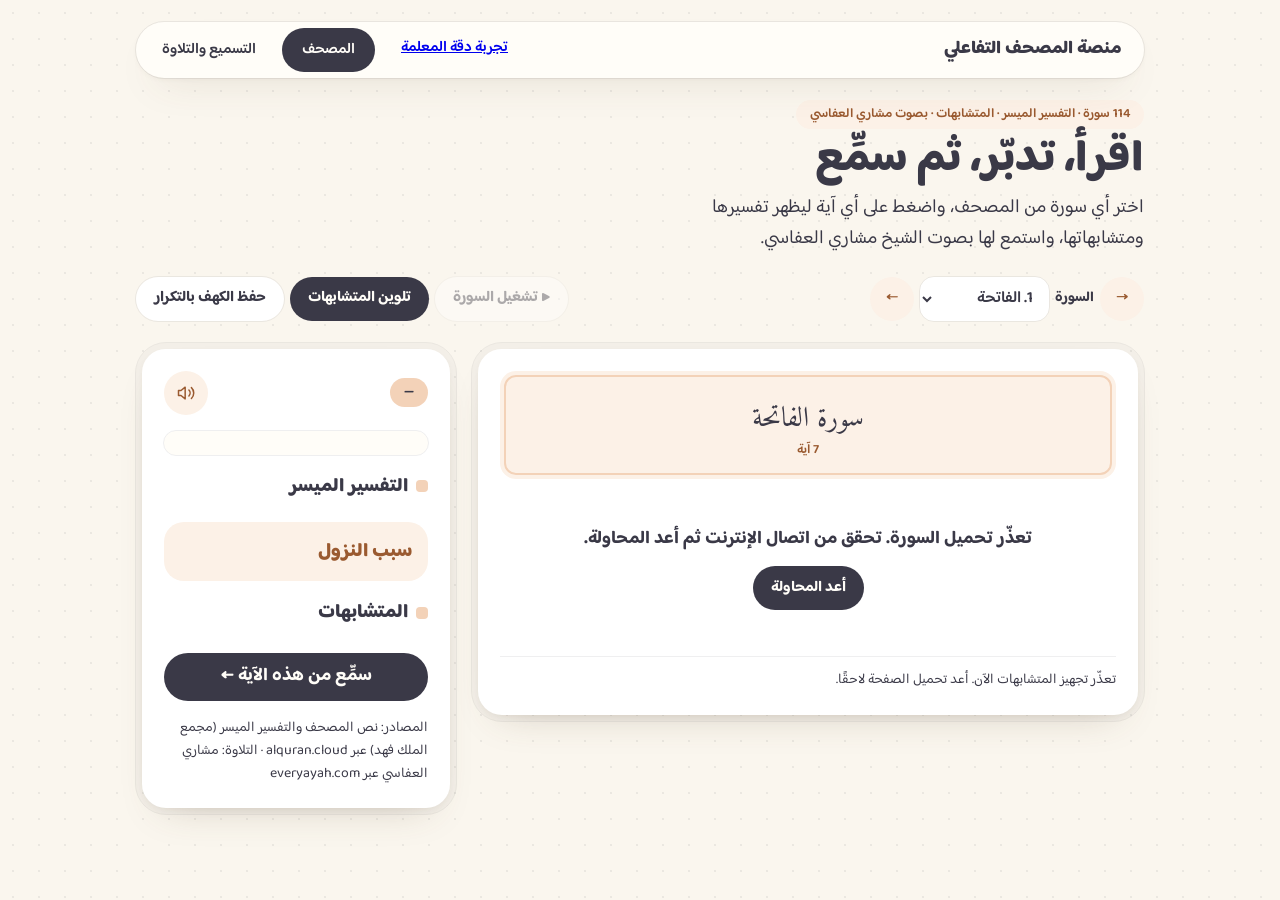
<file: index.html>
<!doctype html>
<html lang="ar" dir="rtl">
<head>
<meta charset="utf-8">
<meta name="viewport" content="width=device-width, initial-scale=1, viewport-fit=cover">
<title>المصحف التفاعلي</title>
<link rel="preconnect" href="https://fonts.googleapis.com">
<link rel="stylesheet" href="https://fonts.googleapis.com/css2?family=Amiri+Quran&family=Baloo+Bhaijaan+2:wght@400;500;600;700;800&display=swap">
<style>
/* Layout: page column 1040px; mushaf shell + side panel that stacks on phones */
:root{
  --bg:#faf6ee;--paper:#fffdf8;--card:#ffffff;--ink:#3a3947;--line:rgba(58,57,71,.08);--shell:rgba(58,57,71,.035);
  --tone:#f3d2b8;--tone-ink:#9a5a30;--tone-soft:#fcf1e7;
  --lav:#d9ceee;--lav-ink:#664c9a;--lav-soft:#f4f0fb;
  --ok:#6fae8c;--okbg:#e4f2ea;--no:#e08e7b;--nobg:#fbe9e3;--warn:#c9a63a;--warnbg:#fcf6e2;
  --m1:#c4dbee;--m2:#f3d2b8;--m3:#d9ceee;--m4:#c6ddc7;--m5:#f3e1a8;--m6:#f1cdd5;
  --tj-grey:#8f8c9c;--tj-madd:#2f6fd6;--tj-madd2:#1d3fa8;--tj-q:#c0392b;--tj-ikhfa:#9b2fae;--tj-idgham:#2e8b3e;--tj-iqlab:#0f8fb8;--tj-ghunna:#d96a12;
  --shadow:0 18px 40px -22px rgba(92,74,50,.28),0 2px 6px -2px rgba(92,74,50,.08);
  --sans:"Baloo Bhaijaan 2","Segoe UI",Tahoma,"Noto Sans Arabic",sans-serif;
  --quran:"Amiri Quran","Amiri","Traditional Arabic",serif;
  --spring:cubic-bezier(.32,.72,0,1);
}
@media (prefers-color-scheme:dark){:root{
  --bg:#1f1e27;--paper:#24232d;--card:#2b2a35;--ink:#ede9f3;--line:rgba(255,255,255,.07);--shell:rgba(255,255,255,.035);
  --tone:#5a4433;--tone-ink:#f0c9a6;--tone-soft:#302e3a;--lav:#4a3f63;--lav-ink:#d4c6f2;--lav-soft:#302e3a;
  --okbg:#23392e;--nobg:#3e2a26;--warnbg:#3a3322;
  --m1:#2f4a63;--m2:#5a4433;--m3:#4a3f63;--m4:#34503a;--m5:#5a4e26;--m6:#5a3540;
  --tj-grey:#9e9bab;--tj-madd:#7fb0ff;--tj-madd2:#a9b8ff;--tj-q:#ff8a7a;--tj-ikhfa:#e48af2;--tj-idgham:#7fd68c;--tj-iqlab:#6fd3f5;--tj-ghunna:#ffad66;
  --shadow:0 18px 40px -22px rgba(0,0,0,.6);color-scheme:dark}}
*{box-sizing:border-box}
[hidden]{display:none!important}
body{margin:0;font-family:var(--sans);font-size:18px;line-height:1.65;color:var(--ink);background-color:var(--bg);
  background-image:radial-gradient(var(--line) 1.2px,transparent 1.2px);background-size:26px 26px}
.wrap{max-width:1040px;margin:0 auto;padding-block:22px 80px;padding-left:max(16px,env(safe-area-inset-left,0px));padding-right:max(16px,env(safe-area-inset-right,0px));display:flex;flex-direction:column;gap:22px}
button,select,input{font:inherit;color:inherit}
button{cursor:pointer;border:0;transition:transform .3s var(--spring),background-color .45s var(--spring)}
button:active{transform:scale(.97)}
button:focus-visible,a:focus-visible,select:focus-visible,input:focus-visible{outline:3px solid var(--tone-ink);outline-offset:4px}
nav{display:flex;flex-wrap:wrap;align-items:center;justify-content:space-between;gap:8px;padding:6px;background:var(--paper);border-radius:28px;outline:1px solid var(--line);box-shadow:var(--shadow);position:sticky;top:12px;z-index:20}
.brand{font-weight:800;padding:0 16px}
.pills{display:flex;flex-wrap:wrap;gap:6px;align-items:center}
.pill{background:transparent;font-size:15px;font-weight:600;padding:8px 20px;min-height:44px;border-radius:999px}
.pill[aria-pressed="true"]{background:var(--ink);color:var(--paper)}
.rail{display:flex;flex-wrap:wrap;gap:6px;padding:4px;background:var(--shell);outline:1px solid var(--line);border-radius:999px}
.rail .pill[aria-pressed="true"]{background:var(--tone);color:var(--ink);font-weight:700}
h1{margin:0;font-size:clamp(28px,5vw,44px);line-height:1.15;font-weight:800;text-wrap:balance}
.lead{margin:0;font-size:19px;max-width:46ch}
.tag{align-self:flex-start;background:var(--tone-soft);color:var(--tone-ink);font-size:13px;font-weight:600;padding:4px 14px;border-radius:999px}
.bar{display:flex;flex-wrap:wrap;align-items:center;justify-content:space-between;gap:10px}
.btn{display:inline-flex;align-items:center;gap:8px;font-size:15px;font-weight:700;padding:8px 18px;min-height:44px;border-radius:999px;background:var(--card);outline:1px solid var(--line)}
.btn.dark,.btn[aria-pressed="true"]{background:var(--ink);color:var(--paper);outline:0}
.btn:disabled{opacity:.4;cursor:default}
.field{min-height:44px;border-radius:14px;border:0;outline:1px solid var(--line);background:var(--card);padding:6px 12px;font-size:16px;font-weight:600}
.cols{display:flex;flex-wrap:wrap;gap:16px;align-items:flex-start}
.shell{background:var(--shell);outline:1px solid var(--line);padding:6px;border-radius:30px;min-width:0}
.core{background:var(--card);border-radius:24px;box-shadow:var(--shadow),inset 0 1px 0 rgba(255,255,255,.5);padding:22px;display:flex;flex-direction:column;gap:16px}
.main{flex:999 1 520px}.side{flex:1 1 320px;position:sticky;top:96px}
@media (max-width:820px){.side{position:static}}
.banner{background:var(--tone-soft);outline:2px solid var(--tone);outline-offset:-6px;border-radius:16px;padding:14px 18px;text-align:center}
.banner b{display:block;font-family:var(--quran);font-weight:400;font-size:28px;line-height:1.8}
.banner small{font-size:13px;font-weight:600;color:var(--tone-ink)}
.mushaf{margin:0;text-align:center;font-family:var(--quran);font-size:30px;line-height:2.6}
.basmala{margin:0;text-align:center;font-family:var(--quran);font-size:28px}
.v{display:inline;background:transparent;line-height:inherit;padding:2px 6px;border-radius:12px;-webkit-box-decoration-break:clone;box-decoration-break:clone;transition:none}
.v:active{transform:none}
.v[aria-pressed="true"]{background:var(--tone-soft);box-shadow:inset 0 -3px 0 var(--tone)}
.v.playing{background:var(--lav-soft);box-shadow:inset 0 -3px 0 var(--lav)}
.mk{color:var(--tone-ink);margin:0 6px;font-size:.85em}
.hl{color:#292633;border-radius:8px;padding:0 3px;-webkit-box-decoration-break:clone;box-decoration-break:clone}
.nocolor .hl{background:none!important;color:inherit;padding:0}
.chip{display:flex;align-items:center;gap:10px;background:var(--paper);outline:1px solid var(--line);border-radius:14px;padding:8px 12px}
.sw{width:18px;height:18px;border-radius:6px;flex-shrink:0}
.q{font-family:var(--quran);font-size:20px;line-height:1.9}
.where{font-size:13px;font-weight:600;color:var(--tone-ink)}
.loc{background:var(--tone-soft);color:var(--tone-ink);font-size:13px;font-weight:700;padding:3px 10px;border-radius:999px;min-height:32px}
h2{margin:0;font-size:19px;font-weight:800;display:flex;align-items:center;gap:8px}
h2::before{content:"";width:12px;height:12px;border-radius:4px;background:var(--tone)}
.sel{margin:0;background:var(--paper);outline:1px solid var(--line);border-radius:18px;padding:12px 16px;font-family:var(--quran);font-size:24px;line-height:2.1;text-align:center}
.nuzul{background:var(--tone-soft);border-radius:20px;padding:14px 16px}
.nuzul h2{color:var(--tone-ink)}.nuzul h2::before{display:none}
p{margin:0}
.small{font-size:14px}
.scroll{max-height:260px;overflow:auto}
.round{width:44px;height:44px;border-radius:999px;background:var(--tone-soft);color:var(--tone-ink);display:flex;align-items:center;justify-content:center}
.row{display:flex;align-items:center;justify-content:space-between;gap:8px;flex-wrap:wrap}
.badge{background:var(--tone);font-size:13px;font-weight:700;padding:4px 14px;border-radius:999px}
.msg{text-align:center;padding:30px 0;font-weight:700}
/* recite */
.mic{width:110px;height:110px;border-radius:36px;background:var(--ink);color:var(--paper);display:flex;align-items:center;justify-content:center;box-shadow:var(--shadow);align-self:center}
.mic.on{background:var(--no)}
.status{text-align:center;font-weight:700}
.hidden-line{display:flex;align-items:center;gap:12px;background:var(--lav-soft);border-radius:14px;padding:12px 16px;margin-bottom:8px}
.hidden-line span{font-weight:800;color:var(--lav-ink);font-size:15px;min-width:72px}
.hidden-line i{display:block;height:12px;border-radius:999px;background:var(--lav)}
.w{border-radius:8px;padding:0 4px}
.w-ok{background:var(--okbg);box-shadow:inset 0 -3px 0 var(--ok)}
.w-miss{background:var(--nobg);box-shadow:inset 0 -3px 0 var(--no)}
.stats{display:grid;grid-template-columns:repeat(3,minmax(0,1fr));gap:10px}
.stat{border-radius:18px;padding:10px;text-align:center}
.stat b{display:block;font-size:24px;font-weight:800;font-variant-numeric:tabular-nums}
.stat span{font-size:13px;font-weight:500}
.callout{background:var(--lav-soft);border-radius:20px;padding:14px 16px;display:flex;flex-direction:column;gap:4px}
.callout b{color:var(--lav-ink)}
.tjtext{font-family:var(--quran);font-size:28px;line-height:2.4;text-align:center;background:var(--paper);outline:1px solid var(--line);border-radius:18px;padding:10px 14px;margin:0}
.rule{display:flex;gap:10px;align-items:flex-start;background:var(--paper);outline:1px solid var(--line);border-radius:14px;padding:10px 12px}
.rule .dot{width:14px;height:14px;border-radius:5px;margin-top:6px;flex-shrink:0}
.tj-h,.tj-s,.tj-l,.tj-d,.tj-b{color:var(--tj-grey)}
.tj-n,.tj-p{color:var(--tj-madd)}.tj-m,.tj-o{color:var(--tj-madd2)}
.tj-q{color:var(--tj-q)}.tj-f,.tj-c{color:var(--tj-ikhfa)}
.tj-a,.tj-u,.tj-w{color:var(--tj-idgham)}.tj-i{color:var(--tj-iqlab)}.tj-g{color:var(--tj-ghunna)}
@media (prefers-reduced-motion:reduce){*{transition:none!important}}
</style>
</head>
<body>
<div class="wrap">
<nav aria-label="القائمة الرئيسية">
  <span class="brand">منصة المصحف التفاعلي</span>
  <div class="pills">
    <a class="pill" href="pilot.html">تجربة دقة المعلمة</a>
    <button class="pill" data-view="read" aria-pressed="true">المصحف</button>
    <button class="pill" data-view="recite" aria-pressed="false">التسميع والتلاوة</button>
  </div>
</nav>

<!-- ============ READ ============ -->
<section id="view-read" style="display:flex;flex-direction:column;gap:22px">
  <header style="display:flex;flex-direction:column;gap:6px">
    <span class="tag">114 سورة · التفسير الميسر · المتشابهات · بصوت مشاري العفاسي</span>
    <h1>اقرأ، تدبّر، ثم سمِّع</h1>
    <p class="lead">اختر أي سورة من المصحف، واضغط على أي آية ليظهر تفسيرها ومتشابهاتها، واستمع لها بصوت الشيخ مشاري العفاسي.</p>
  </header>
  <div class="bar">
    <div class="pills">
      <button class="round" id="prevS" aria-label="السورة السابقة">→</button>
      <label for="surahSel" class="small" style="font-weight:700">السورة</label>
      <select id="surahSel" class="field" aria-label="اختر السورة"><option>جاري التحميل…</option></select>
      <button class="round" id="nextS" aria-label="السورة التالية">←</button>
    </div>
    <div class="pills">
      <button class="btn" id="playAll">▶ تشغيل السورة</button>
      <button class="btn" id="toggleColors" aria-pressed="true">تلوين المتشابهات</button>
      <button class="btn" id="openKahf">حفظ الكهف بالتكرار</button>
    </div>
  </div>
  <div class="callout" id="kahfPractice" hidden>
    <b>حفظ سورة الكهف بالتكرار</b>
    <label class="small" for="kahfRange">اختر المقطع</label>
    <select class="field" id="kahfRange"><option value="1-8">الآيات ١ إلى ٨</option><option value="9-26">الآيات ٩ إلى ٢٦</option></select>
    <p class="small">استمع وردّد مع العفاسي. تعود القراءة إلى أول آية في المقطع عند نهايته، وتستمر حتى تضغط إيقاف.</p>
    <div class="pills"><button class="btn dark" id="kahfRepeat" aria-pressed="false" disabled>▶ ابدأ تكرار الآيات ١–٨</button><span id="kahfStatus" role="status" aria-live="polite">جاهز للتكرار</span></div>
  </div>
  <div class="cols">
    <section class="shell main" aria-label="نص السورة">
      <div class="core" id="mushafCore">
        <div class="banner"><b id="sName">…</b><small id="sMeta"></small></div>
        <p class="basmala" id="basmala" hidden>بِسْمِ ٱللَّهِ ٱلرَّحْمَٰنِ ٱلرَّحِيمِ</p>
        <div id="mushaf"><p class="msg">جاري تحميل السورة…</p></div>
        <p class="small" id="simStatus" style="border-top:1px solid var(--line);padding-top:12px">جاري تجهيز المتشابهات من المصحف كاملًا…</p>
      </div>
    </section>
    <aside class="shell side" aria-label="تفسير الآية المختارة">
      <div class="core">
        <div class="row">
          <span class="badge" id="selLabel">—</span>
          <button class="round" id="playOne" aria-label="استمع للآية بصوت العفاسي">
            <svg aria-hidden="true" width="20" height="20" viewBox="0 0 24 24" fill="none" stroke="currentColor" stroke-width="1.8" stroke-linecap="round" stroke-linejoin="round"><path d="M11 5 6 9H3v6h3l5 4z"/><path d="M15.5 8.5a5 5 0 0 1 0 7"/><path d="M18.5 5.5a9 9 0 0 1 0 13"/></svg>
          </button>
        </div>
        <p class="sel" id="selText"></p>
        <div style="display:flex;flex-direction:column;gap:4px"><h2>التفسير الميسر</h2><p id="selTafsir" class="scroll"></p></div>
        <div class="nuzul"><h2>سبب النزول</h2><p id="selNuzul"></p></div>
        <div style="display:flex;flex-direction:column;gap:8px"><h2>المتشابهات</h2><div id="selSim" class="scroll" style="display:flex;flex-direction:column;gap:8px"></div></div>
        <button class="btn dark" id="goRecite" style="justify-content:center;font-size:18px;min-height:48px">سمِّع من هذه الآية ←</button>
        <p class="small">المصادر: نص المصحف والتفسير الميسر (مجمع الملك فهد) عبر alquran.cloud · التلاوة: مشاري العفاسي عبر everyayah.com</p>
      </div>
    </aside>
  </div>
</section>

<!-- ============ RECITE ============ -->
<section id="view-recite" hidden style="display:flex;flex-direction:column;gap:22px">
  <header style="display:flex;flex-direction:column;gap:6px">
    <span class="tag" style="background:var(--lav-soft);color:var(--lav-ink)">المعلمة الذكية</span>
    <h1>سمِّع وأنا أتابعك</h1>
    <p class="lead">اختر الآيات، ثم اقرأ بصوتك، وستقارن المعلمة قراءتك كلمة كلمة، وتُريك أحكام التجويد ملوّنة مع النطق الصحيح.</p>
  </header>
  <div class="bar">
    <div class="rail" role="group" aria-label="نوع التسميع">
      <button class="pill" data-mode="hifz" aria-pressed="true">التسميع من الحفظ</button>
      <button class="pill" data-mode="tilawa" aria-pressed="false">التلاوة من المصحف</button>
    </div>
    <div class="pills">
      <span class="btn" id="rSurah" style="cursor:default"></span>
      <label for="rFrom" class="small" style="font-weight:700">من الآية</label>
      <select id="rFrom" class="field"></select>
      <label for="rCount" class="small" style="font-weight:700">عدد الآيات</label>
      <select id="rCount" class="field"><option>1</option><option selected>3</option><option>5</option><option>10</option></select>
    </div>
  </div>
  <div class="cols">
    <section class="shell main" aria-label="التسميع">
      <div class="core">
        <div id="rText"></div>
        <button class="mic" id="mic" aria-label="ابدأ التسميع">
          <svg aria-hidden="true" width="44" height="44" viewBox="0 0 24 24" fill="none" stroke="currentColor" stroke-width="1.7" stroke-linecap="round" stroke-linejoin="round"><rect x="9" y="3" width="6" height="11" rx="3"/><path d="M5 11a7 7 0 0 0 14 0"/><path d="M12 18v3"/></svg>
        </button>
        <p class="status" id="rStatus" aria-live="polite">اضغط المايك وابدأ القراءة</p>
        <div id="rResult" hidden style="display:flex;flex-direction:column;gap:12px">
          <div class="stats">
            <div class="stat" style="background:var(--okbg)"><b id="nOk">0</b><span>كلمات صحيحة</span></div>
            <div class="stat" style="background:var(--nobg)"><b id="nMiss">0</b><span>ناقصة أو مختلفة</span></div>
            <div class="stat" style="background:var(--lav-soft)"><b id="nPct">0%</b><span>نسبة الحفظ</span></div>
          </div>
          <p class="small" id="heard"></p>
        </div>
      </div>
    </section>
    <aside class="shell side" aria-label="أحكام التجويد">
      <div class="core">
        <div class="row"><h2>التجويد</h2><span class="badge" id="tjLabel">—</span></div>
        <div class="pills">
          <button class="round" id="tjPrev" aria-label="الآية السابقة">→</button>
          <button class="btn" id="tjPlay" style="flex:1;justify-content:center">🔊 النطق الصحيح</button>
          <button class="round" id="tjNext" aria-label="الآية التالية">←</button>
        </div>
        <p class="tjtext" id="tjText">…</p>
        <div id="tjRules" style="display:flex;flex-direction:column;gap:8px"></div>
        <div class="callout">
          <b>كيف تصحّح المعلمة؟</b>
          <span class="small">تقارن الكلمات التي سمعتها بالآيات: الأخضر صحيح، والأحمر ناقص أو مختلف. أما الحركات والتجويد فتعرضها المعلمة ملوّنة لتراجعها مع صوت العفاسي، لأن المتصفح لا يستطيع الحكم عليها من الصوت بدقة.</span>
        </div>
      </div>
    </aside>
  </div>
</section>
</div>

<audio id="player" preload="none"></audio>

<script>
const API='https://api.alquran.cloud/v1';
const $=id=>document.getElementById(id);
const player=$('player');
const digits=n=>String(n).replace(/\d/g,d=>'٠١٢٣٤٥٦٧٨٩'[d]);
const pad=n=>String(n).padStart(3,'0');
const audioUrl=(s,a)=>`https://everyayah.com/data/Alafasy_128kbps/${pad(s)}${pad(a)}.mp3`;
const esc=s=>s.replace(/[&<>"]/g,c=>({'&':'&amp;','<':'&lt;','>':'&gt;','"':'&quot;'}[c]));
const norm=w=>w.replace(/[ؐ-ًؚ-ٰٟۖ-ۭ࣓-ࣿـ]/g,'').replace(/[ٱأإآ]/g,'ا').replace(/ة/g,'ه').replace(/ى/g,'ي').replace(/[^ء-ي]/g,'');
const wordKey=w=>w.replace(/[ؐ-ًؚ-ٰٟۖ-ۭ࣓-ࣿـ]/g,'').replace(/ٱ/g,'ا').replace(/[^ء-ي]/g,'');
let phraseIndex=new Map();
const NUZUL={
  1:'لا يُعرف لهذه الآية سبب نزول خاص. والفاتحة سورة مكية، وهي «أم الكتاب» التي تُقرأ في كل ركعة.',
  112:'قال المشركون للنبي ﷺ: انسُب لنا ربك وصِفه لنا، فأنزل الله هذه السورة. (رواه الترمذي عن أُبيّ بن كعب رضي الله عنه).'
};
const NO_NUZUL='لم يُضَف سبب نزول لهذه الآية بعد. وكثير من الآيات ليس لها سبب نزول خاص.';
const TJ={
  h:'همزة وصل: تُكتب ولا تُنطق عند وصل الكلام.',
  s:'حرف لا يُنطق في التلاوة.',
  l:'لام شمسية: لا تُنطق، ويُشدَّد الحرف الذي بعدها.',
  n:'مدّ طبيعي: يُمدّ حركتين.',
  p:'مدّ جائز منفصل: يُمدّ حركتين أو أربعًا أو خمسًا.',
  m:'مدّ لازم: يُمدّ ست حركات لزومًا.',
  o:'مدّ واجب متصل: يُمدّ أربع أو خمس حركات.',
  q:'قلقلة: اضطراب الصوت عند النطق بأحد حروف (قطب جد) ساكنًا.',
  f:'إخفاء: النون الساكنة أو التنوين قبل أحد حروف الإخفاء، تُخفى مع غنّة.',
  c:'إخفاء شفوي: الميم الساكنة قبل الباء، تُخفى مع غنّة.',
  w:'إدغام شفوي: الميم الساكنة في الميم، مع غنّة.',
  i:'إقلاب: تُقلب النون الساكنة أو التنوين ميمًا قبل الباء، مع غنّة.',
  a:'إدغام بغنّة: النون الساكنة أو التنوين في حروف (ينمو).',
  u:'إدغام بغير غنّة: النون الساكنة أو التنوين في اللام أو الراء.',
  d:'إدغام متجانسين: حرفان اتحدا مخرجًا واختلفا صفة.',
  b:'إدغام متقاربين: حرفان تقاربا مخرجًا وصفة.',
  g:'غنّة: النون والميم المشدّدتان، تُمدّ الغنّة حركتين.'
};

const NAMES='الفاتحة البقرة آل_عمران النساء المائدة الأنعام الأعراف الأنفال التوبة يونس هود يوسف الرعد إبراهيم الحجر النحل الإسراء الكهف مريم طه الأنبياء الحج المؤمنون النور الفرقان الشعراء النمل القصص العنكبوت الروم لقمان السجدة الأحزاب سبأ فاطر يس الصافات ص الزمر غافر فصلت الشورى الزخرف الدخان الجاثية الأحقاف محمد الفتح الحجرات ق الذاريات الطور النجم القمر الرحمن الواقعة الحديد المجادلة الحشر الممتحنة الصف الجمعة المنافقون التغابن الطلاق التحريم الملك القلم الحاقة المعارج نوح الجن المزمل المدثر القيامة الإنسان المرسلات النبأ النازعات عبس التكوير الانفطار المطففين الانشقاق البروج الطارق الأعلى الغاشية الفجر البلد الشمس الليل الضحى الشرح التين العلق القدر البينة الزلزلة العاديات القارعة التكاثر العصر الهمزة الفيل قريش الماعون الكوثر الكافرون النصر المسد الإخلاص الفلق الناس'.split(' ').map(s=>s.replace('_',' '));
const COUNTS=[7,286,200,176,120,165,206,75,129,109,123,111,43,52,99,128,111,110,98,135,112,78,118,64,77,227,93,88,69,60,34,30,73,54,45,83,182,88,75,85,54,53,89,59,37,35,38,29,18,45,60,49,62,55,78,96,29,22,24,13,14,11,11,18,12,12,30,52,52,44,28,28,20,56,40,31,50,40,46,42,29,19,36,25,22,17,19,26,30,20,15,21,11,8,8,19,5,8,8,11,11,8,3,9,5,4,7,3,6,3,5,4,5,6];
const st={surahs:NAMES.map((name,i)=>({number:i+1,name,numberOfAyahs:COUNTS[i]})),n:1,verses:[],tafsir:[],tajweed:null,sel:0,colors:true,playingAll:false,playIdx:-1,mode:'hifz',view:'read'};
let index=null,refText=null,result=null;

async function getJSON(url,raw){
  const controller=new AbortController(),timer=setTimeout(()=>controller.abort(),15000);
  try{const r=await fetch(url,{signal:controller.signal});if(!r.ok)throw new Error(r.status);
    const j=await r.json();if(!raw&&j.code!==200)throw new Error('Invalid API response');return raw?j:j.data;
  }finally{clearTimeout(timer);}
}
let loadVersion=0;
let kahfLoop=false,kahfRounds=0,audioVersion=0;
function kahfBounds(){return $('kahfRange').value==='9-26'?{from:8,to:25}:{from:0,to:7};}
function refreshKahf(){const {from,to}=kahfBounds();$('kahfRepeat').textContent=`▶ ابدأ تكرار الآيات ${digits(from+1)}–${digits(to+1)}`;$('kahfRepeat').disabled=st.n!==18||st.verses.length<=to;}
function cancelRecitation(){if(rec){rec.onend=null;rec.abort();rec=null;}$('mic').classList.remove('on');$('mic').setAttribute('aria-label','ابدأ التسميع');heard='';result=null;$('rResult').hidden=true;$('rStatus').textContent='اضغط المايك وابدأ القراءة';}

const sName=n=>st.surahs[n-1]?.name||'';
const OFFLINE='تعذّر تحميل السورة. تحقق من اتصال الإنترنت ثم أعد المحاولة.';
function showError(where,msg){$(where).innerHTML=`<div class="msg" style="display:flex;flex-direction:column;gap:12px;align-items:center"><p>${msg}</p><button class="btn dark" id="retry">أعد المحاولة</button></div>`;$('retry').onclick=()=>{loadSurah(st.n,st.sel);if(!index)buildIndex();};}

/* split verse text into display tokens, dropping the leading basmala of verse 1 (except Al-Fatiha) */
function tokens(s,a,text){
  let t=text.trim().split(/\s+/);
  if(a===1&&s!==1&&s!==9&&norm(t[0])==='بسم')t=t.slice(4);
  return t.map(d=>({d,n:norm(d)}));
}

/* ---------- loading ---------- */
async function init(){
  $('surahSel').innerHTML=st.surahs.map(s=>`<option value="${s.number}">${s.number}. ${esc(sName(s.number))}</option>`).join('');
  let start=1;try{start=+localStorage.getItem('quran-surah')||1;}catch(e){}
  if(['#kahf','#kahf-9-26'].includes(window.location?.hash)){start=18;if(window.location.hash==='#kahf-9-26')$('kahfRange').value='9-26';}
  loadSurah(Number.isInteger(start)&&start>=1&&start<=114?start:1);
  buildIndex();
}
async function loadSurah(n,sel=0){
  if(!Number.isInteger(n)||n<1||n>114)return;
  const version=++loadVersion;cancelRecitation();
  stopAudio();st.n=n;st.sel=Math.max(0,Math.min(COUNTS[n-1]-1,Number(sel)||0));st.tajweed=null;result=null;st.verses=[];st.tafsir=[];
  try{localStorage.setItem('quran-surah',n);}catch(e){}
  const s=st.surahs[n-1];
  $('surahSel').value=n;$('prevS').disabled=n<=1;$('nextS').disabled=n>=114;$('playAll').disabled=true;$('playOne').disabled=true;
  $('kahfPractice').hidden=n!==18;$('kahfRepeat').disabled=true;
  $('sName').textContent='سورة '+s.name;$('sMeta').textContent=`${s.numberOfAyahs} آية`;$('basmala').hidden=(n===1||n===9);
  $('mushaf').innerHTML='<p class="msg">جاري تحميل السورة…</p>';
  let verses=null,tafsir=[];
  try{
    const [qr,tr]=await Promise.allSettled([getJSON(`${API}/surah/${n}/quran-uthmani`),getJSON(`${API}/surah/${n}/ar.muyassar`)]);
    if(tr.status==='fulfilled')tafsir=tr.value.ayahs.map(x=>x.text);
    if(qr.status!=='fulfilled')throw qr.reason;const q=qr.value;
    verses=q.ayahs.map(x=>({a:x.numberInSurah,juz:x.juz,page:x.page,tk:tokens(n,x.numberInSurah,x.text)}));

  }catch(e){
    try{ /* fallback: Quran.com text (no tafsir) */
      const j=await getJSON(`https://api.quran.com/api/v4/quran/verses/uthmani?chapter_number=${n}`,true);
      verses=j.verses.map(x=>{const a=+x.verse_key.split(':')[1];return {a,tk:tokens(n,a,x.text_uthmani)};});
    }catch(e2){}
  }
  if(version!==loadVersion)return;
  if(!verses||!verses.length){showError('mushaf',OFFLINE);return;}
  st.verses=verses;st.tafsir=tafsir;
  $('sMeta').textContent=`${s.numberOfAyahs} آية`+(verses[0].juz?` · الجزء ${verses[0].juz}`:'');
  $('playAll').disabled=false;$('playOne').disabled=false;
  refreshKahf();
  renderMushaf();renderPanel();$('rFrom').value=st.sel;renderRecite();
  if(st.view==='recite')loadTajweed();
}
async function buildIndex(){
  try{
    const q=await getJSON(API+'/quran/quran-uthmani');
    const verses=new Map();
    q.surahs.forEach(s=>s.ayahs.forEach(x=>{
      const ref=s.number+':'+x.numberInSurah;
      const words=tokens(s.number,x.numberInSurah,x.text).map(t=>wordKey(t.d)).filter(Boolean);
      const key=words.join(' ');if(!key)return;
      if(!verses.has(key))verses.set(key,new Set());
      verses.get(key).add(ref);
    }));
    const phrases=new Map([...verses].filter(([key,refs])=>refs.size>1));
    phraseIndex=phrases;assignPhraseColors([...phrases.keys()]);
    index=phrases;$('simStatus').textContent='الآية المتكررة كاملة لها لون واحد في جميع مواضعها. لكل آية مختلفة لون خاص، والآيات غير المتكررة بلا تلوين.';
    renderMushaf();renderPanel();
  }catch(e){$('simStatus').textContent='تعذّر تجهيز المتشابهات الآن. أعد تحميل الصفحة لاحقًا.';}
}

/* ---------- similar phrases ---------- */
function spansOf(vi){
  const v=st.verses[vi],ref=st.n+':'+v.a,spans=[],mark=v.tk.map(()=>null);
  const key=v.tk.map(t=>wordKey(t.d)).filter(Boolean).join(' '),refs=phraseIndex.get(key);
  if(refs&&refs.has(ref)&&refs.size>1){
    spans.push({key,text:v.tk.map(t=>t.d).join(' '),refs:new Set([...refs].filter(r=>r!==ref))});
    mark.fill(0);
  }
  return {mark,spans};
}
const colorMap=new Map();
function assignPhraseColors(keys){
  colorMap.clear();
  // Sorted full-corpus keys make colors independent of navigation and request order.
  [...new Set(keys)].sort().forEach((key,i)=>{
    colorMap.set(key,`hsl(${((i*137.50776405003785)%360).toFixed(9)} ${60+(i%4)*8}% ${72+(Math.floor(i/4)%4)*5}%)`);
  });
}
function colorFor(key){return colorMap.get(key)||'transparent';}

/* ---------- render: read view ---------- */
function verseHTML(vi){
  const v=st.verses[vi],{mark,spans}=spansOf(vi),segs=[];
  v.tk.forEach((t,i)=>{
    const last=segs[segs.length-1];
    if(last&&last.m===mark[i])last.w.push(t.d);else segs.push({m:mark[i],w:[t.d]});
  });
  return segs.map(s=>s.m===null?esc(s.w.join(' ')):`<span class="hl" style="background:${colorFor(spans[s.m].key)}">${esc(s.w.join(' '))}</span>`).join(' ');
}
function renderMushaf(){
  if(!st.verses.length)return;
  $('mushaf').innerHTML='<p class="mushaf">'+st.verses.map((v,i)=>`<button class="v${st.playIdx===i?' playing':''}" data-i="${i}" aria-pressed="${i===st.sel}">${verseHTML(i)}<span class="mk">﴿${digits(v.a)}﴾</span></button>`).join(' ')+'</p>';
  $('mushaf').querySelectorAll('.v').forEach(b=>b.onclick=()=>selectVerse(+b.dataset.i));
}
function selectVerse(i){
  st.sel=i;
  $('mushaf').querySelectorAll('.v').forEach(b=>b.setAttribute('aria-pressed',+b.dataset.i===i));
  renderPanel();
}
function refLabel(r){const [s,a]=r.split(':');return `${sName(+s)} ${a}`;}
function renderPanel(){
  const v=st.verses[st.sel];if(!v)return;
  $('selLabel').textContent=`${sName(st.n)} · الآية ${v.a}`+(v.page?` · ص ${v.page}`:'');
  $('selText').textContent=v.tk.map(t=>t.d).join(' ');
  $('selTafsir').textContent=st.tafsir[st.sel]||'تعذّر تحميل التفسير الآن. أعيدي تحميل الصفحة بعد قليل.';
  $('selNuzul').textContent=NUZUL[st.n]||NO_NUZUL;
  if(!index){$('selSim').innerHTML='<p class="small">جاري تجهيز المتشابهات…</p>';return;}
  const {spans}=spansOf(st.sel);
  if(!spans.length){$('selSim').innerHTML='<p class="small">هذه الآية لا تتكرر كاملة في موضع آخر.</p>';return;}
  $('selSim').innerHTML=spans.map(sp=>{
    const text=sp.text;
    const refs=[...sp.refs],shown=refs.slice(0,8);
    return `<div class="chip" style="align-items:flex-start"><span class="sw" style="margin-top:8px;background:${colorFor(sp.key)}"></span><div style="display:flex;flex-direction:column;gap:6px;min-width:0"><span class="q hl" style="background:${colorFor(sp.key)}">${esc(text)}</span><div class="pills">${shown.map(r=>`<button class="loc" data-ref="${r}">${esc(refLabel(r))}</button>`).join('')}${refs.length>8?`<span class="where">و ${refs.length-8} موضعًا آخر</span>`:''}${!refs.length?'<span class="small">تتكرر داخل الآية نفسها</span>':''}</div></div></div>`;
  }).join('');
  $('selSim').querySelectorAll('[data-ref]').forEach(b=>b.onclick=()=>{const [s,a]=b.dataset.ref.split(':').map(Number);goTo(s,a);});
}
async function goTo(s,a){
  if(s!==st.n)await loadSurah(s,a-1);else selectVerse(a-1);
  const el=$('mushaf').querySelector(`[data-i="${a-1}"]`);if(el)el.scrollIntoView({block:'center',behavior:'smooth'});
}

/* ---------- audio (Mishary Alafasy) ---------- */
function stopAudio(){audioVersion++;player.pause();kahfLoop=false;refreshKahf();$('kahfRepeat').setAttribute('aria-pressed','false');$('kahfStatus').textContent='متوقف · اضغط ابدأ للتكرار';st.playingAll=false;st.playIdx=-1;$('playAll').textContent='▶ تشغيل السورة';$('playAll').setAttribute('aria-pressed','false');
  $('mushaf').querySelectorAll('.v.playing').forEach(b=>b.classList.remove('playing'));}
function playVerse(i){
  if(!st.verses[i]){stopAudio();return;}
  const version=loadVersion,request=++audioVersion;st.playIdx=i;player.src=audioUrl(st.n,st.verses[i].a);
  player.play().catch(()=>{if(version!==loadVersion||request!==audioVersion)return;$('selLabel').textContent='تعذّر تشغيل الصوت، تأكد من الاتصال';stopAudio();});
  if(kahfLoop)$('kahfStatus').textContent=`الدورة ${digits(kahfRounds)} · الآية ${digits(i+1)} · المقطع ${digits(kahfBounds().from+1)}–${digits(kahfBounds().to+1)}`;
  $('mushaf').querySelectorAll('.v').forEach(b=>b.classList.toggle('playing',+b.dataset.i===i));
  if(st.playingAll||kahfLoop){const el=$('mushaf').querySelector(`[data-i="${i}"]`);if(el)el.scrollIntoView({block:'center',behavior:'smooth'});}
}
player.onerror=()=>{if(player.src){$('selLabel').textContent='تعذّر تشغيل الصوت، تأكدي من الاتصال';stopAudio();}};
player.onended=()=>{
  if(kahfLoop){
    if(st.n!==18){stopAudio();return;}
    const {from,to}=kahfBounds(),next=st.playIdx>=to?from:st.playIdx+1;
    if(next===from)kahfRounds++;
    selectVerse(next);playVerse(next);return;
  }
  if(st.playingAll&&st.playIdx<st.verses.length-1){selectVerse(st.playIdx+1);playVerse(st.playIdx+1);}
  else stopAudio();
};
$('playOne').onclick=()=>{stopAudio();playVerse(st.sel);};
$('openKahf').onclick=async()=>{setView('read');if(st.n!==18||st.verses.length<8)await loadSurah(18);$('kahfPractice').hidden=false;$('kahfPractice').scrollIntoView({block:'center',behavior:'smooth'});};
$('kahfRepeat').onclick=()=>{
  if(kahfLoop){stopAudio();return;}
  const {from,to}=kahfBounds();
  if(st.n!==18||st.verses.length<=to)return;
  cancelRecitation();stopAudio();kahfLoop=true;kahfRounds=1;
  $('kahfRepeat').textContent='⏹ إيقاف التكرار';$('kahfRepeat').setAttribute('aria-pressed','true');selectVerse(from);playVerse(from);
};
$('kahfRange').onchange=()=>{stopAudio();refreshKahf();};
$('playAll').onclick=()=>{
  if(st.playingAll){stopAudio();return;}
  stopAudio();
  st.playingAll=true;$('playAll').textContent='⏸ إيقاف';$('playAll').setAttribute('aria-pressed','true');playVerse(st.sel);
};
$('toggleColors').onclick=e=>{
  st.colors=!st.colors;e.currentTarget.setAttribute('aria-pressed',st.colors);$('mushafCore').classList.toggle('nocolor',!st.colors);
};
$('surahSel').onchange=e=>loadSurah(+e.target.value);
$('prevS').onclick=()=>st.n>1&&loadSurah(st.n-1);
$('nextS').onclick=()=>st.n<114&&loadSurah(st.n+1);

/* ---------- views ---------- */
function setView(v){
  cancelRecitation();st.view=v;
  document.querySelectorAll('[data-view]').forEach(b=>b.setAttribute('aria-pressed',b.dataset.view===v));
  $('view-read').hidden=v!=='read';$('view-recite').hidden=v!=='recite';
  stopAudio();window.scrollTo(0,0);
  if(v==='recite'){renderRecite();loadTajweed();}
}
document.querySelectorAll('[data-view]').forEach(b=>b.onclick=()=>setView(b.dataset.view));
$('goRecite').onclick=()=>{result=null;$('rFrom').value=st.sel;setView('recite');};

/* ---------- recite ---------- */
function range(){const f=+$('rFrom').value||0,c=+$('rCount').value;return st.verses.slice(f,Math.min(st.verses.length,f+c)).map((v,k)=>({v,i:f+k}));}
function renderRecite(){
  if(!st.verses.length)return;
  $('rSurah').textContent=`سورة ${sName(st.n)}`;
  const prev=$('rFrom').value;
  $('rFrom').innerHTML=st.verses.map((v,i)=>`<option value="${i}">${v.a}</option>`).join('');
  $('rFrom').value=prev&&+prev<st.verses.length?prev:st.sel;
  document.querySelectorAll('[data-mode]').forEach(b=>b.setAttribute('aria-pressed',b.dataset.mode===st.mode));
  const R=range();
  if(result){
    let k=0;
    $('rText').innerHTML='<p class="mushaf">'+R.map(({v})=>v.tk.filter(t=>t.n).map(t=>`<span class="w ${result[k++]?'w-ok':'w-miss'}">${esc(t.d)}</span>`).join(' ')+` <span class="mk">﴿${digits(v.a)}﴾</span>`).join(' ')+'</p>';
  }else if(st.mode==='hifz'){
    $('rText').innerHTML=R.map(({v})=>`<div class="hidden-line"><span>الآية ${v.a}</span><i style="width:${Math.min(90,20+v.tk.length*6)}%"></i></div>`).join('')+'<p class="small" style="text-align:center">الآيات مخفية. سمِّع من حفظك، وستظهر بعد التصحيح.</p>';
  }else{
    $('rText').innerHTML='<p class="mushaf">'+R.map(({v})=>`${esc(v.tk.map(t=>t.d).join(' '))} <span class="mk">﴿${digits(v.a)}﴾</span>`).join(' ')+'</p>';
  }
  renderTajweed();
}
document.querySelectorAll('[data-mode]').forEach(b=>b.onclick=()=>{cancelRecitation();st.mode=b.dataset.mode;result=null;$('rResult').hidden=true;renderRecite();});
$('rFrom').onchange=$('rCount').onchange=()=>{cancelRecitation();result=null;$('rResult').hidden=true;renderRecite();};

/* tajweed (colour-coded text from alquran.cloud "quran-tajweed") */
let tjIdx=0;
async function loadTajweed(){
  if(st.tajweed)return renderTajweed();
  $('tjText').textContent='جاري تحميل التجويد…';
  const version=loadVersion,n=st.n;
  try{const d=await getJSON(`${API}/surah/${n}/quran-tajweed`);if(version!==loadVersion)return;st.tajweed=d.ayahs.map(x=>x.text);}catch(e){if(version!==loadVersion)return;$('tjText').textContent='تعذّر تحميل التجويد الآن.';return;}
  renderTajweed();
}
function renderTajweed(){
  tjIdx=+$('rFrom').value||0;
  if(!st.tajweed||!st.verses[tjIdx])return;
  let raw=st.tajweed[tjIdx].trim();
  if(tjIdx===0&&st.n!==1&&st.n!==9){const parts=raw.split(/\s+/);if(norm(parts[0].replace(/\[[a-z](?::\d+)?\[|\]/g,''))==='بسم')raw=parts.slice(4).join(' ');}
  const found=new Set();
  const html=esc(raw).replace(/\[([a-z])(?::\d+)?\[([^\]]*)\]/g,(_,c,t)=>{found.add(c);return `<span class="tj-${c}">${t}</span>`;});
  $('tjText').innerHTML=html;
  $('tjLabel').textContent=`الآية ${st.verses[tjIdx].a}`;
  $('tjPrev').disabled=tjIdx<=0;$('tjNext').disabled=tjIdx>=st.verses.length-1;
  const order='qmofciauwgpnldbhs';
  $('tjRules').innerHTML=[...found].filter(c=>TJ[c]).sort((a,b)=>order.indexOf(a)-order.indexOf(b)).map(c=>`<div class="rule"><span class="tj-${c}" aria-hidden="true" style="font-weight:800">●</span><span style="font-size:15px">${TJ[c]}</span></div>`).join('')||'<p class="small">لا توجد أحكام مُعلَّمة في هذه الآية.</p>';
}
$('tjPrev').onclick=()=>{if(tjIdx>0){cancelRecitation();$('rFrom').value=tjIdx-1;result=null;renderRecite();}};
$('tjNext').onclick=()=>{if(tjIdx<st.verses.length-1){cancelRecitation();$('rFrom').value=tjIdx+1;result=null;renderRecite();}};
$('tjPlay').onclick=()=>{if(!st.verses[tjIdx])return;stopAudio();playVerse(tjIdx);};

/* speech recognition word check */
const SR=window.SpeechRecognition||window.webkitSpeechRecognition;
let rec=null,heard='';
$('mic').onclick=()=>{
  if(!SR){$('rStatus').textContent='متصفحك لا يدعم التعرّف على الصوت. افتح المنصة من Google Chrome أو Edge.';return;}
  if(rec){rec.stop();return;}
  if(!st.verses.length){$('rStatus').textContent='انتظري حتى تُحمَّل السورة أولًا.';return;}
  if(!window.isSecureContext){$('rStatus').textContent='يتطلب المايك فتح الموقع عبر HTTPS أو localhost.';return;}
  stopAudio();
  rec=new SR();rec.lang='ar-SA';rec.continuous=true;rec.interimResults=false;heard='';result=null;$('rResult').hidden=true;renderRecite();
  rec.onresult=e=>{for(let i=e.resultIndex;i<e.results.length;i++)if(e.results[i].isFinal)heard+=' '+e.results[i][0].transcript;$('rStatus').textContent='أسمعك… استمر';};
  let speechFailed=false;
  rec.onerror=e=>{speechFailed=true;$('rStatus').textContent=e.error==='not-allowed'?'اسمح للمنصة باستخدام المايك من إعدادات المتصفح.':'حدث خطأ في الاستماع، حاول مرة أخرى.';};
  rec.onend=()=>{rec=null;$('mic').classList.remove('on');$('mic').setAttribute('aria-label','ابدأ التسميع');if(!speechFailed)check();};
  try{rec.start();}catch(e){rec=null;$('rStatus').textContent='تعذّر بدء المايك. تحقق من الإذن ثم أعد المحاولة.';return;}$('mic').classList.add('on');$('mic').setAttribute('aria-label','إنهاء التسميع');$('rStatus').textContent='المعلمة تستمع إليك… اضغط المايك مرة أخرى عند الانتهاء';
};
function check(){
  if(!heard.trim()){$('rStatus').textContent='لم أسمع شيئًا. اقترب من المايك وحاول مرة أخرى.';return;}
  const got=heard.trim().split(/\s+/).map(norm).filter(Boolean);
  const exp=range().flatMap(({v})=>v.tk.filter(t=>t.n).map(t=>t.n));
  // Exact normalized alignment: do not silently remove letters or ignore inserted words.
  const rows=exp.length+1,cols=got.length+1;
  const dp=Array.from({length:rows},()=>new Uint16Array(cols));
  for(let i=0;i<rows;i++)dp[i][0]=i;
  for(let j=0;j<cols;j++)dp[0][j]=j;
  for(let i=1;i<rows;i++)for(let j=1;j<cols;j++)dp[i][j]=Math.min(dp[i-1][j]+1,dp[i][j-1]+1,dp[i-1][j-1]+(exp[i-1]===got[j-1]?0:1));
  result=exp.map(()=>false);let i=exp.length,j=got.length,extras=0;
  while(i||j){if(i&&j&&dp[i][j]===dp[i-1][j-1]+(exp[i-1]===got[j-1]?0:1)){result[i-1]=exp[i-1]===got[j-1];i--;j--;}else if(j&&dp[i][j]===dp[i][j-1]+1){extras++;j--;}else{i--;}}
  const ok=result.filter(Boolean).length;
  $('nOk').textContent=ok;$('nMiss').textContent=exp.length-ok;$('nPct').textContent=Math.round(ok/Math.max(exp.length+extras,1)*100)+'%';
  $('heard').textContent='النص المسموع (قد يخطئ التعرف الصوتي): '+heard.trim()+(extras?' · كلمات إضافية: '+extras:'');
  $('rResult').hidden=false;
  const pct=ok/Math.max(exp.length+extras,1);
  $('rStatus').textContent=pct>=.9?'تطابق الكلمات مرتفع. راجع القراءة مع المعلّم للتأكد من النطق والتجويد.':pct>=.6?'أحسنت! راجع الكلمات الحمراء ثم أعد.':'بداية طيبة، استمع للآيات ثم حاول مرة أخرى.';
  renderRecite();
}
init();
</script>
</body>
</html>
</file>
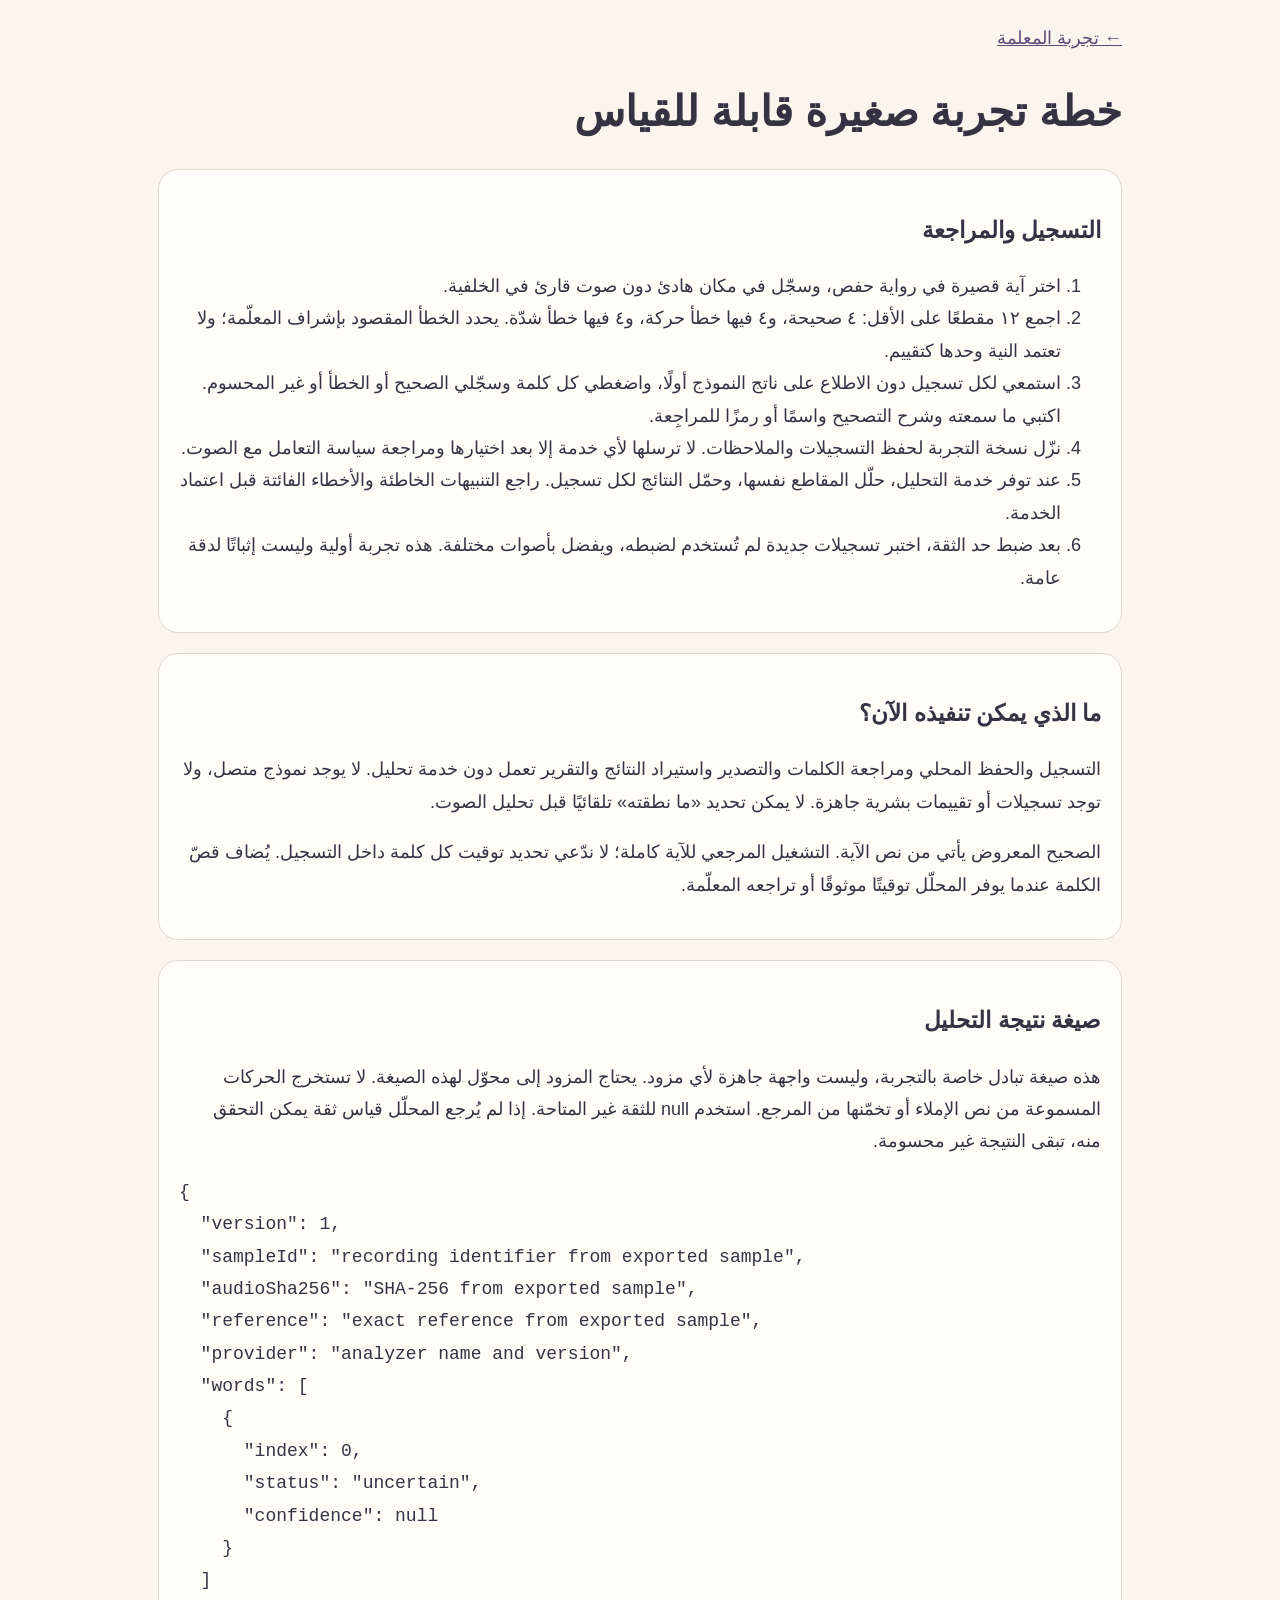
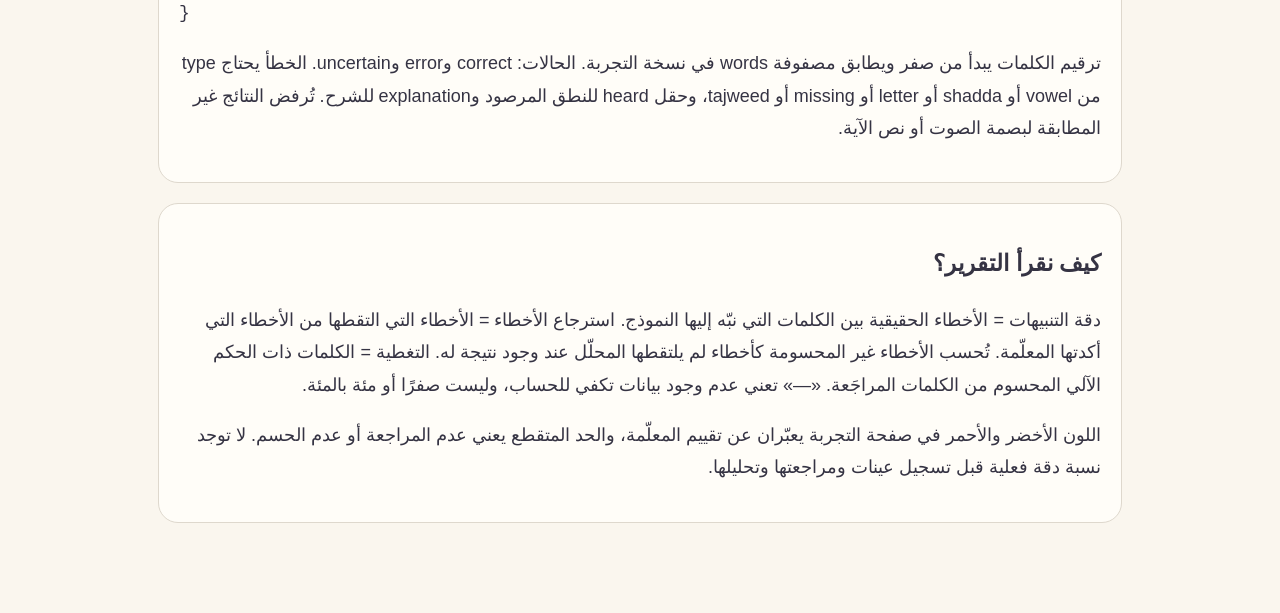
<file: pilot-guide.html>
<!doctype html><html lang="ar" dir="rtl"><meta charset="utf-8"><meta name="viewport" content="width=device-width,initial-scale=1"><title>دليل تجربة التلاوة</title><link rel="stylesheet" href="pilot.css"><main>
<a href="pilot.html">← تجربة المعلمة</a><h1>خطة تجربة صغيرة قابلة للقياس</h1>
<section><h2>التسجيل والمراجعة</h2><ol><li>اختر آية قصيرة في رواية حفص، وسجّل في مكان هادئ دون صوت قارئ في الخلفية.</li><li>اجمع ١٢ مقطعًا على الأقل: ٤ صحيحة، و٤ فيها خطأ حركة، و٤ فيها خطأ شدّة. يحدد الخطأ المقصود بإشراف المعلّمة؛ ولا تعتمد النية وحدها كتقييم.</li><li>استمعي لكل تسجيل دون الاطلاع على ناتج النموذج أولًا، واضغطي كل كلمة وسجّلي الصحيح أو الخطأ أو غير المحسوم. اكتبي ما سمعته وشرح التصحيح واسمًا أو رمزًا للمراجِعة.</li><li>نزّل نسخة التجربة لحفظ التسجيلات والملاحظات. لا ترسلها لأي خدمة إلا بعد اختيارها ومراجعة سياسة التعامل مع الصوت.</li><li>عند توفر خدمة التحليل، حلّل المقاطع نفسها، وحمّل النتائج لكل تسجيل. راجع التنبيهات الخاطئة والأخطاء الفائتة قبل اعتماد الخدمة.</li><li>بعد ضبط حد الثقة، اختبر تسجيلات جديدة لم تُستخدم لضبطه، ويفضل بأصوات مختلفة. هذه تجربة أولية وليست إثباتًا لدقة عامة.</li></ol></section>
<section><h2>ما الذي يمكن تنفيذه الآن؟</h2><p>التسجيل والحفظ المحلي ومراجعة الكلمات والتصدير واستيراد النتائج والتقرير تعمل دون خدمة تحليل. لا يوجد نموذج متصل، ولا توجد تسجيلات أو تقييمات بشرية جاهزة. لا يمكن تحديد «ما نطقته» تلقائيًا قبل تحليل الصوت.</p><p>الصحيح المعروض يأتي من نص الآية. التشغيل المرجعي للآية كاملة؛ لا ندّعي تحديد توقيت كل كلمة داخل التسجيل. يُضاف قصّ الكلمة عندما يوفر المحلّل توقيتًا موثوقًا أو تراجعه المعلّمة.</p></section>
<section><h2>صيغة نتيجة التحليل</h2><p>هذه صيغة تبادل خاصة بالتجربة، وليست واجهة جاهزة لأي مزود. يحتاج المزود إلى محوّل لهذه الصيغة. لا تستخرج الحركات المسموعة من نص الإملاء أو تخمّنها من المرجع. استخدم null للثقة غير المتاحة. إذا لم يُرجع المحلّل قياس ثقة يمكن التحقق منه، تبقى النتيجة غير محسومة.</p>
<pre dir="ltr" style="overflow:auto">{
  "version": 1,
  "sampleId": "recording identifier from exported sample",
  "audioSha256": "SHA-256 from exported sample",
  "reference": "exact reference from exported sample",
  "provider": "analyzer name and version",
  "words": [
    {
      "index": 0,
      "status": "uncertain",
      "confidence": null
    }
  ]
}</pre><p>ترقيم الكلمات يبدأ من صفر ويطابق مصفوفة words في نسخة التجربة. الحالات: correct وerror وuncertain. الخطأ يحتاج type من vowel أو shadda أو letter أو missing أو tajweed، وحقل heard للنطق المرصود وexplanation للشرح. تُرفض النتائج غير المطابقة لبصمة الصوت أو نص الآية.</p></section>
<section><h2>كيف نقرأ التقرير؟</h2><p>دقة التنبيهات = الأخطاء الحقيقية بين الكلمات التي نبّه إليها النموذج. استرجاع الأخطاء = الأخطاء التي التقطها من الأخطاء التي أكدتها المعلّمة. تُحسب الأخطاء غير المحسومة كأخطاء لم يلتقطها المحلّل عند وجود نتيجة له. التغطية = الكلمات ذات الحكم الآلي المحسوم من الكلمات المراجَعة. «—» تعني عدم وجود بيانات تكفي للحساب، وليست صفرًا أو مئة بالمئة.</p><p>اللون الأخضر والأحمر في صفحة التجربة يعبّران عن تقييم المعلّمة، والحد المتقطع يعني عدم المراجعة أو عدم الحسم. لا توجد نسبة دقة فعلية قبل تسجيل عينات ومراجعتها وتحليلها.</p></section>
</main></html>
</file>
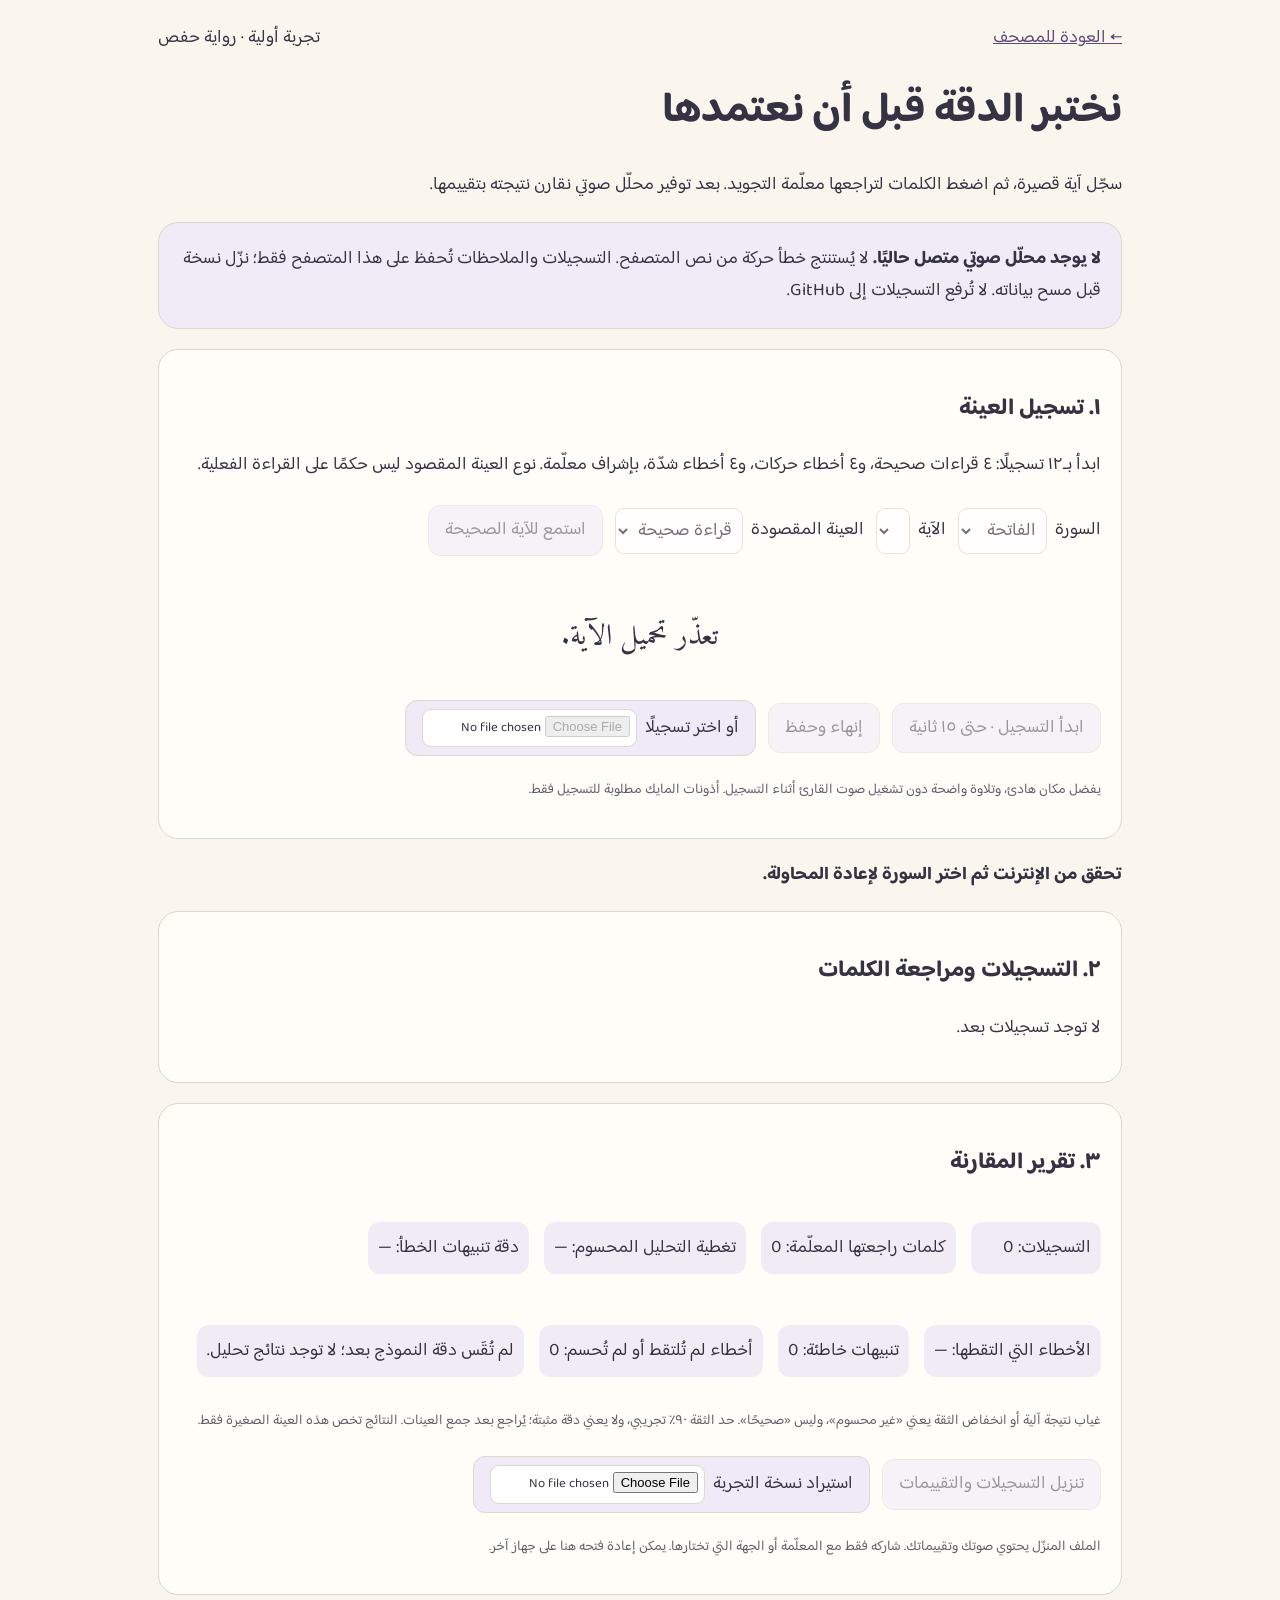
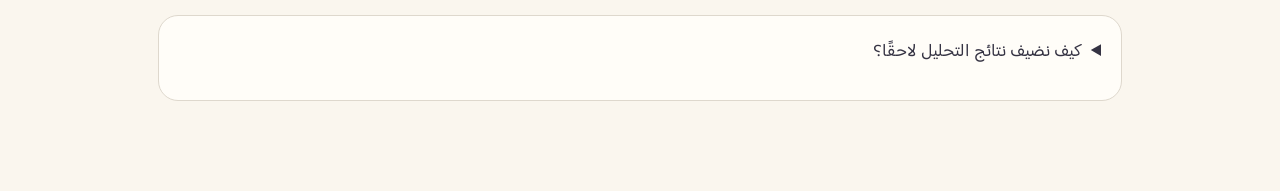
<file: pilot.html>
<!doctype html>
<html lang="ar" dir="rtl">
<head><meta charset="utf-8"><meta name="viewport" content="width=device-width,initial-scale=1"><title>تجربة دقة المعلمة</title>
<link rel="stylesheet" href="https://fonts.googleapis.com/css2?family=Amiri+Quran&family=Baloo+Bhaijaan+2:wght@400;600;700&display=swap"><link rel="stylesheet" href="pilot.css">
<script src="pilot-core.js" defer></script><script src="pilot.js" defer></script></head>
<body><main>
<nav><a href="index.html">← العودة للمصحف</a><span>تجربة أولية · رواية حفص</span></nav>
<header><h1>نختبر الدقة قبل أن نعتمدها</h1><p>سجّل آية قصيرة، ثم اضغط الكلمات لتراجعها معلّمة التجويد. بعد توفير محلّل صوتي نقارن نتيجته بتقييمها.</p></header>
<aside class="notice"><strong>لا يوجد محلّل صوتي متصل حاليًا.</strong> لا يُستنتج خطأ حركة من نص المتصفح. التسجيلات والملاحظات تُحفظ على هذا المتصفح فقط؛ نزّل نسخة قبل مسح بياناته. لا تُرفع التسجيلات إلى GitHub.</aside>
<section aria-labelledby="recordTitle"><h2 id="recordTitle">١. تسجيل العينة</h2>
<p>ابدأ بـ١٢ تسجيلًا: ٤ قراءات صحيحة، و٤ أخطاء حركات، و٤ أخطاء شدّة، بإشراف معلّمة. نوع العينة المقصود ليس حكمًا على القراءة الفعلية.</p>
<div class="row"><label>السورة <select id="surah"><option value="1">الفاتحة</option><option value="112">الإخلاص</option><option value="113">الفلق</option><option value="114">الناس</option></select></label>
<label>الآية <select id="ayah"></select></label><label>العينة المقصودة <select id="case"><option value="clean">قراءة صحيحة</option><option value="vowel">خطأ حركة</option><option value="shadda">خطأ شدّة</option></select></label>
<button id="referencePlay" disabled>استمع للآية الصحيحة</button></div>
<p id="reference" class="quran" aria-live="polite">جارٍ تحميل الآية…</p>
<div class="row"><button id="record" disabled>ابدأ التسجيل · حتى ١٥ ثانية</button><button id="stop" disabled>إنهاء وحفظ</button>
<label class="file">أو اختر تسجيلًا <input id="upload" type="file" accept="audio/*" disabled></label></div>
<p class="small">يفضل مكان هادئ، وتلاوة واضحة دون تشغيل صوت القارئ أثناء التسجيل. أذونات المايك مطلوبة للتسجيل فقط.</p>
</section>
<p id="status" role="status" aria-live="polite"></p>
<section aria-labelledby="samplesTitle"><h2 id="samplesTitle">٢. التسجيلات ومراجعة الكلمات</h2><p id="empty">لا توجد تسجيلات بعد.</p><div id="samples"></div></section>
<section aria-labelledby="reportTitle"><h2 id="reportTitle">٣. تقرير المقارنة</h2><div id="report"></div><p class="small">غياب نتيجة آلية أو انخفاض الثقة يعني «غير محسوم»، وليس «صحيحًا». حد الثقة ٩٠٪ تجريبي، ولا يعني دقة مثبتة؛ يُراجع بعد جمع العينات. النتائج تخص هذه العينة الصغيرة فقط.</p>
<div class="row"><button id="export" disabled>تنزيل التسجيلات والتقييمات</button><label class="file">استيراد نسخة التجربة <input id="restore" type="file" accept="application/json,.json"></label></div>
<p class="small">الملف المنزّل يحتوي صوتك وتقييماتك. شاركه فقط مع المعلّمة أو الجهة التي تختارها. يمكن إعادة فتحه هنا على جهاز آخر.</p></section>
<details><summary>كيف نضيف نتائج التحليل لاحقًا؟</summary><p>لكل تسجيل زر لتحميل نتيجة المحلّل. يجب أن تتطابق النتيجة مع بصمة التسجيل ونص الآية وترقيم الكلمات. لا توجد بيانات تجريبية تُعرض كأنها تحليل حقيقي.</p><a href="pilot-guide.html">دليل التجربة وصيغة النتائج</a></details>
</main>
<dialog id="wordDialog" aria-labelledby="wordTitle"><form id="reviewForm"><h2 id="wordTitle"></h2><p id="wordRef"></p><div class="row"><button type="button" id="hearSample">اسمع تسجيلك كاملًا</button><button type="button" id="hearReference">اسمع الآية الصحيحة</button></div>
<h3>اقتراح التحليل الآلي</h3><div id="analysisDetail"></div>
<h3>تقييم معلّمة التجويد</h3><p class="small">هذه الخانات تملؤها المعلّمة بعد الاستماع؛ ليست إجابة آلية.</p>
<label>الحكم <select id="reviewStatus"><option value="uncertain">غير محسوم / يحتاج إعادة</option><option value="correct">صحيح</option><option value="error">يوجد خطأ</option></select></label>
<div id="errorFields" hidden><label>نوع الخطأ <select id="reviewType"><option value="vowel">حركة / تشكيل</option><option value="shadda">شدّة</option><option value="letter">حرف / نطق</option><option value="missing">كلمة ناقصة</option><option value="tajweed">حكم تجويد</option></select></label>
<label>ما سمعته المعلّمة <input id="reviewHeard" maxlength="500" placeholder="اكتبي النطق الفعلي بالتشكيل إن أمكن"></label>
<label>شرح التصحيح <textarea id="reviewExplanation" maxlength="2000" rows="3"></textarea></label></div>
<label>اسم أو رمز المراجِعة <input id="reviewer" required maxlength="80" autocomplete="off"></label>
<div class="row"><button type="submit">حفظ المراجعة</button><button id="closeDialog" type="button">إغلاق</button></div><p id="dialogError" role="alert"></p></form></dialog>
<audio id="audio" preload="none"></audio>
</body></html>
</file>
<file: pilot.css>
:root{color-scheme:light;--ink:#353343;--bg:#faf6ee;--line:#ded8cd;--accent:#604978}*{box-sizing:border-box}body{margin:0;background:var(--bg);color:var(--ink);font:18px/1.8 'Baloo Bhaijaan 2',Tahoma,sans-serif}main{max-width:1000px;margin:auto;padding:22px 18px 70px}nav,.row{display:flex;align-items:center;gap:12px;flex-wrap:wrap}nav{justify-content:space-between}a{color:var(--accent)}h1{font-size:clamp(28px,5vw,42px);line-height:1.4}h2{font-size:23px}h3{font-size:19px}section,.notice,details{border:1px solid var(--line);border-radius:20px;padding:20px;margin:20px 0;background:#fffdf8}.notice{background:#f1eaf7}button,.file,select,input,textarea{font:inherit;color:inherit}button,.file{border:1px solid var(--line);border-radius:12px;background:#f0e9f7;padding:8px 16px;min-height:44px;cursor:pointer}button:disabled{opacity:.5;cursor:default}button:focus-visible,a:focus-visible,input:focus-visible,select:focus-visible,textarea:focus-visible,summary:focus-visible{outline:3px solid #6d487e;outline-offset:3px}label{display:flex;gap:8px;align-items:center;flex-wrap:wrap;margin:8px 0}select,input,textarea{max-width:100%;border:1px solid var(--line);border-radius:9px;padding:6px;background:white}textarea{width:100%}.file input{max-width:215px;font-size:13px}.quran,.word{font-family:'Amiri Quran',serif;font-size:29px;line-height:2.5}.quran{text-align:center}.small{font-size:14px;color:#625c69}.sample{border-top:1px solid var(--line);padding:18px 0}.words{display:flex;flex-wrap:wrap;gap:7px;margin:12px 0}.word{background:#f2efe9;padding:0 12px}.word.correct{background:#dfefdf}.word.error{background:#f8dfd7}.word.uncertain{border:2px dashed #8a7897}.badge{font-size:14px;background:#eee8f3;padding:2px 10px;border-radius:15px}#status{font-weight:700}dialog{width:min(650px,94vw);max-height:90vh;border:1px solid var(--line);border-radius:22px;color:var(--ink);background:#fffdf8;padding:22px}dialog::backdrop{background:#28233388}dialog form{display:flex;flex-direction:column;gap:7px}dialog p{margin:5px 0}#dialogError{color:#9b3327}#report{display:flex;gap:15px;flex-wrap:wrap}#report p{min-width:130px;background:#f1ebf6;padding:10px;border-radius:12px}.danger{background:#fff1ed;color:#873527}summary{cursor:pointer;min-height:44px}@media(max-width:520px){section{padding:14px}.row{align-items:stretch}.row button{flex-grow:1}nav{font-size:15px}}
</file>
